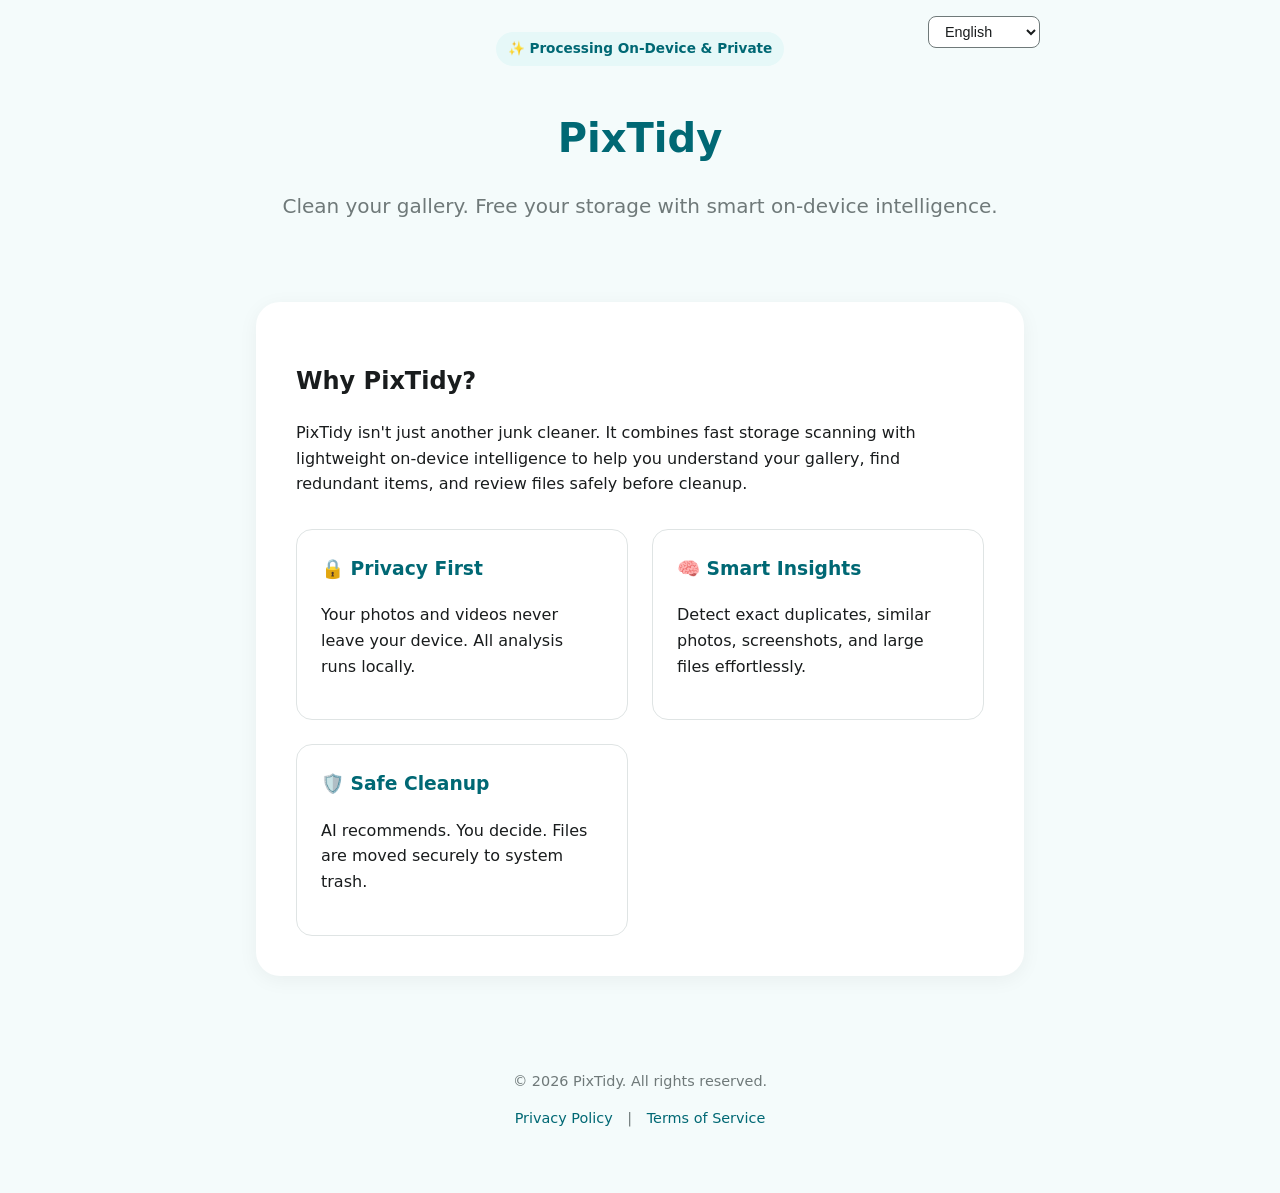
<file: index.html>
<!DOCTYPE html>
<html lang="en">
<head>
    <meta charset="UTF-8">
    <meta name="viewport" content="width=device-width, initial-scale=1.0">
    <title>PixTidy — Clean your gallery. Free your storage.</title>
    <style>
        :root {
            --primary: #006874;
            --on-primary: #ffffff;
            --surface: #f4fbfb;
            --on-surface: #191c1d;
            --surface-variant: #dfe4e4;
            --outline: #6f7979;
        }
        body {
            font-family: system-ui, -apple-system, BlinkMacSystemFont, 'Segoe UI', Roboto, sans-serif;
            background-color: var(--surface);
            color: var(--on-surface);
            margin: 0;
            padding: 0;
            line-height: 1.6;
        }
        header {
            padding: 2rem 1rem 1rem;
            text-align: center;
            max-width: 800px;
            margin: 0 auto;
            position: relative;
        }
        .lang-container {
            position: absolute;
            top: 1rem;
            right: 1rem;
        }
        #languageSelector {
            padding: 6px 12px;
            border-radius: 8px;
            border: 1px solid var(--outline);
            background: white;
            color: var(--on-surface);
            font-size: 0.9rem;
            cursor: pointer;
        }
        h1 {
            font-size: 2.5rem;
            color: var(--primary);
            margin-bottom: 0.5rem;
            margin-top: 1.5rem;
        }
        .tagline {
            font-size: 1.25rem;
            color: var(--outline);
            margin-bottom: 2rem;
        }
        .hero-card {
            background: white;
            padding: 2.5rem;
            border-radius: 24px;
            box-shadow: 0 4px 20px rgba(0,0,0,0.05);
            margin: 2rem 1rem;
            text-align: left;
        }
        .features {
            display: grid;
            grid-template-columns: repeat(auto-fit, minmax(250px, 1fr));
            gap: 1.5rem;
            margin-top: 2rem;
        }
        .feature-item {
            background: #ffffff;
            padding: 1.5rem;
            border-radius: 16px;
            border: 1px solid var(--surface-variant);
        }
        .feature-item h3 {
            color: var(--primary);
            margin-top: 0;
        }
        footer {
            text-align: center;
            padding: 3rem 1rem;
            color: var(--outline);
            font-size: 0.9rem;
        }
        footer a {
            color: var(--primary);
            text-decoration: none;
            margin: 0 10px;
        }
        .badge {
            display: inline-block;
            background: #e6f8f8;
            color: var(--primary);
            padding: 6px 12px;
            border-radius: 20px;
            font-weight: 600;
            font-size: 0.85rem;
            margin-bottom: 1rem;
        }
    </style>
</head>
<body>

    <header>
        <div class="lang-container">
            <select id="languageSelector">
                <option value="en">English</option>
                <option value="vi">Tiếng Việt</option>
                <option value="ja">日本語</option>
            </select>
        </div>
        <div class="badge" data-i18n="badge">✨ Processing On-Device & Private</div>
        <h1 data-i18n="hero_title">PixTidy</h1>
        <p class="tagline" data-i18n="hero_tagline">Clean your gallery. Free your storage with smart on-device intelligence.</p>
    </header>

    <main style="max-width: 800px; margin: 0 auto; padding: 0 1rem;">
        <div class="hero-card">
            <h2 data-i18n="why_title">Why PixTidy?</h2>
            <p data-i18n="why_desc">PixTidy isn't just another junk cleaner. It combines fast storage scanning with lightweight on-device intelligence to help you understand your gallery, find redundant items, and review files safely before cleanup.</p>
            
            <div class="features">
                <div class="feature-item">
                    <h3 data-i18n="feat_privacy_title">🔒 Privacy First</h3>
                    <p data-i18n="feat_privacy_desc">Your photos and videos never leave your device. All analysis runs locally.</p>
                </div>
                <div class="feature-item">
                    <h3 data-i18n="feat_smart_title">🧠 Smart Insights</h3>
                    <p data-i18n="feat_smart_desc">Detect exact duplicates, similar photos, screenshots, and large files effortlessly.</p>
                </div>
                <div class="feature-item">
                    <h3 data-i18n="feat_safe_title">🛡️ Safe Cleanup</h3>
                    <p data-i18n="feat_safe_desc">AI recommends. You decide. Files are moved securely to system trash.</p>
                </div>
            </div>
        </div>
    </main>

    <footer>
        <p data-i18n="footer_rights">&copy; 2026 PixTidy. All rights reserved.</p>
        <p>
            <a href="privacy.html" data-i18n="privacy_title">Privacy Policy</a> | 
            <a href="terms.html" data-i18n="terms_title">Terms of Service</a>
        </p>
    </footer>

    <script src="i18n.js"></script>
</body>
</html>
</file>
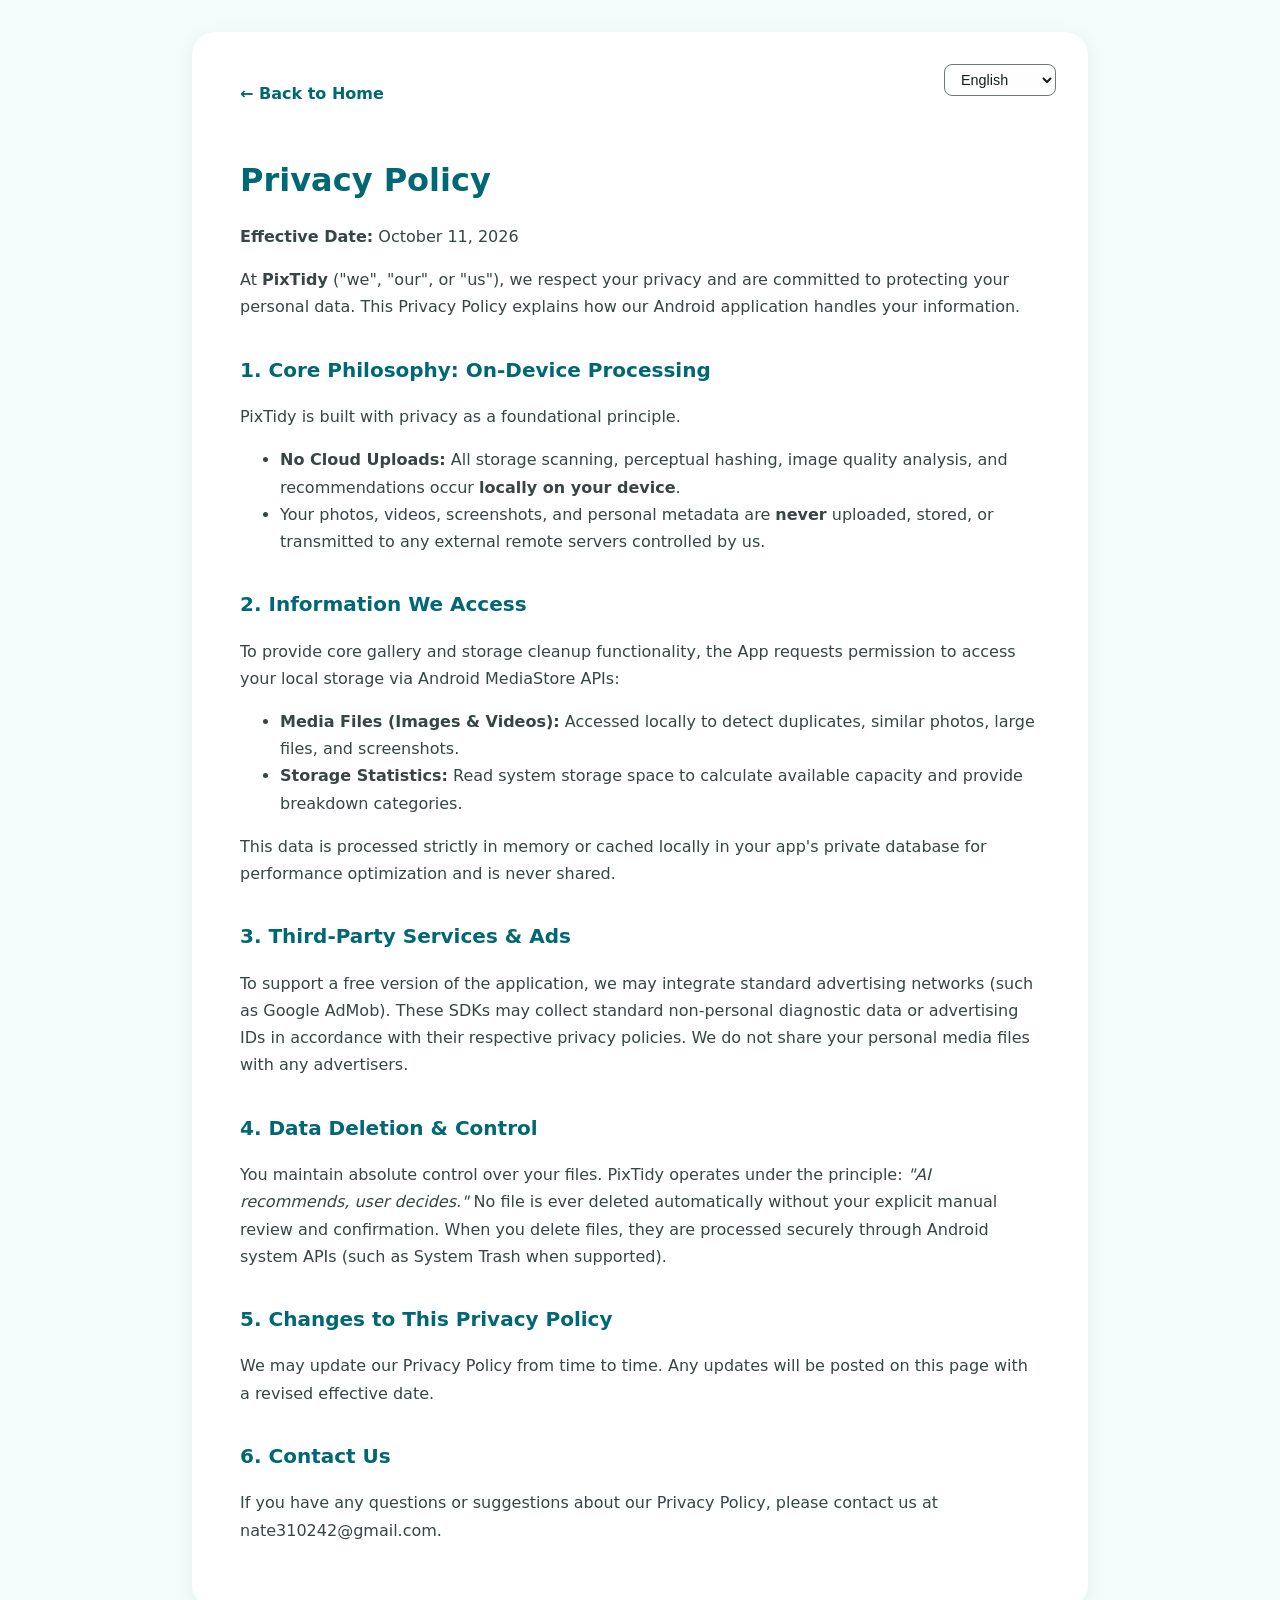
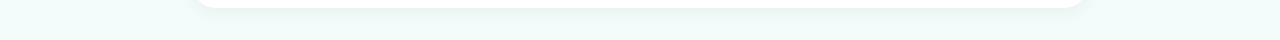
<file: privacy.html>
<!DOCTYPE html>
<html lang="en">
<head>
    <meta charset="UTF-8">
    <meta name="viewport" content="width=device-width, initial-scale=1.0">
    <title data-i18n="privacy_document_title">Privacy Policy — PixTidy</title>
    <style>
        :root {
            --primary: #006874;
            --surface: #f4fbfb;
            --on-surface: #191c1d;
            --outline: #6f7979;
        }
        body {
            font-family: system-ui, -apple-system, BlinkMacSystemFont, 'Segoe UI', Roboto, sans-serif;
            background-color: var(--surface);
            color: var(--on-surface);
            margin: 0;
            padding: 2rem 1rem;
            line-height: 1.7;
        }
        .container {
            max-width: 800px;
            margin: 0 auto;
            background: white;
            padding: 3rem;
            border-radius: 24px;
            box-shadow: 0 4px 20px rgba(0,0,0,0.05);
            position: relative;
        }
        .lang-container {
            position: absolute;
            top: 2rem;
            right: 2rem;
        }
        #languageSelector {
            padding: 6px 12px;
            border-radius: 8px;
            border: 1px solid var(--outline);
            background: white;
            color: var(--on-surface);
            font-size: 0.9rem;
            cursor: pointer;
        }
        h1 { color: var(--primary); margin-bottom: 0.5rem; }
        h2 { color: var(--primary); margin-top: 2rem; font-size: 1.25rem; }
        p, li { color: #384545; }
        .back-link { display: inline-block; margin-bottom: 1.5rem; color: var(--primary); text-decoration: none; font-weight: 600; }
        .back-link:hover { text-decoration: underline; }
    </style>
</head>
<body>

    <div class="container">
        <div class="lang-container">
            <select id="languageSelector">
                <option value="en">English</option>
                <option value="vi">Tiếng Việt</option>
                <option value="ja">日本語</option>
            </select>
        </div>
        <a href="index.html" class="back-link" data-i18n="back_home">&larr; Back to Home</a>
        <h1 data-i18n="privacy_title">Privacy Policy</h1>
        <p><strong data-i18n="effective_date_label">Effective Date:</strong> <time datetime="2026-10-11" data-i18n="effective_date_value">October 11, 2026</time></p>

        <p data-i18n-html="privacy_intro">At <strong>PixTidy</strong> ("we", "our", or "us"), we respect your privacy and are committed to protecting your personal data. This Privacy Policy explains how our Android application handles your information.</p>

        <h2 data-i18n="privacy_section_1_title">1. Core Philosophy: On-Device Processing</h2>
        <p data-i18n="privacy_section_1_intro">PixTidy is built with privacy as a foundational principle.</p>
        <ul>
            <li data-i18n-html="privacy_section_1_item_1"><strong>No Cloud Uploads:</strong> All storage scanning, perceptual hashing, image quality analysis, and recommendations occur <strong>locally on your device</strong>.</li>
            <li data-i18n-html="privacy_section_1_item_2">Your photos, videos, screenshots, and personal metadata are <strong>never</strong> uploaded, stored, or transmitted to any external remote servers controlled by us.</li>
        </ul>

        <h2 data-i18n="privacy_section_2_title">2. Information We Access</h2>
        <p data-i18n="privacy_section_2_intro">To provide core gallery and storage cleanup functionality, the App requests permission to access your local storage via Android MediaStore APIs:</p>
        <ul>
            <li data-i18n-html="privacy_section_2_item_1"><strong>Media Files (Images &amp; Videos):</strong> Accessed locally to detect duplicates, similar photos, large files, and screenshots.</li>
            <li data-i18n-html="privacy_section_2_item_2"><strong>Storage Statistics:</strong> Read system storage space to calculate available capacity and provide breakdown categories.</li>
        </ul>
        <p data-i18n="privacy_section_2_after">This data is processed strictly in memory or cached locally in your app's private database for performance optimization and is never shared.</p>

        <h2 data-i18n="privacy_section_3_title">3. Third-Party Services &amp; Ads</h2>
        <p data-i18n="privacy_section_3">To support a free version of the application, we may integrate standard advertising networks (such as Google AdMob). These SDKs may collect standard non-personal diagnostic data or advertising IDs in accordance with their respective privacy policies. We do not share your personal media files with any advertisers.</p>

        <h2 data-i18n="privacy_section_4_title">4. Data Deletion &amp; Control</h2>
        <p data-i18n-html="privacy_section_4">You maintain absolute control over your files. PixTidy operates under the principle: <em>"AI recommends, user decides."</em> No file is ever deleted automatically without your explicit manual review and confirmation. When you delete files, they are processed securely through Android system APIs (such as System Trash when supported).</p>

        <h2 data-i18n="privacy_section_5_title">5. Changes to This Privacy Policy</h2>
        <p data-i18n="privacy_section_5">We may update our Privacy Policy from time to time. Any updates will be posted on this page with a revised effective date.</p>

        <h2 data-i18n="privacy_section_6_title">6. Contact Us</h2>
        <p data-i18n="privacy_section_6">If you have any questions or suggestions about our Privacy Policy, please contact us at nate310242@gmail.com.</p>
    </div>

    <script src="i18n.js"></script>
</body>
</html>
</file>
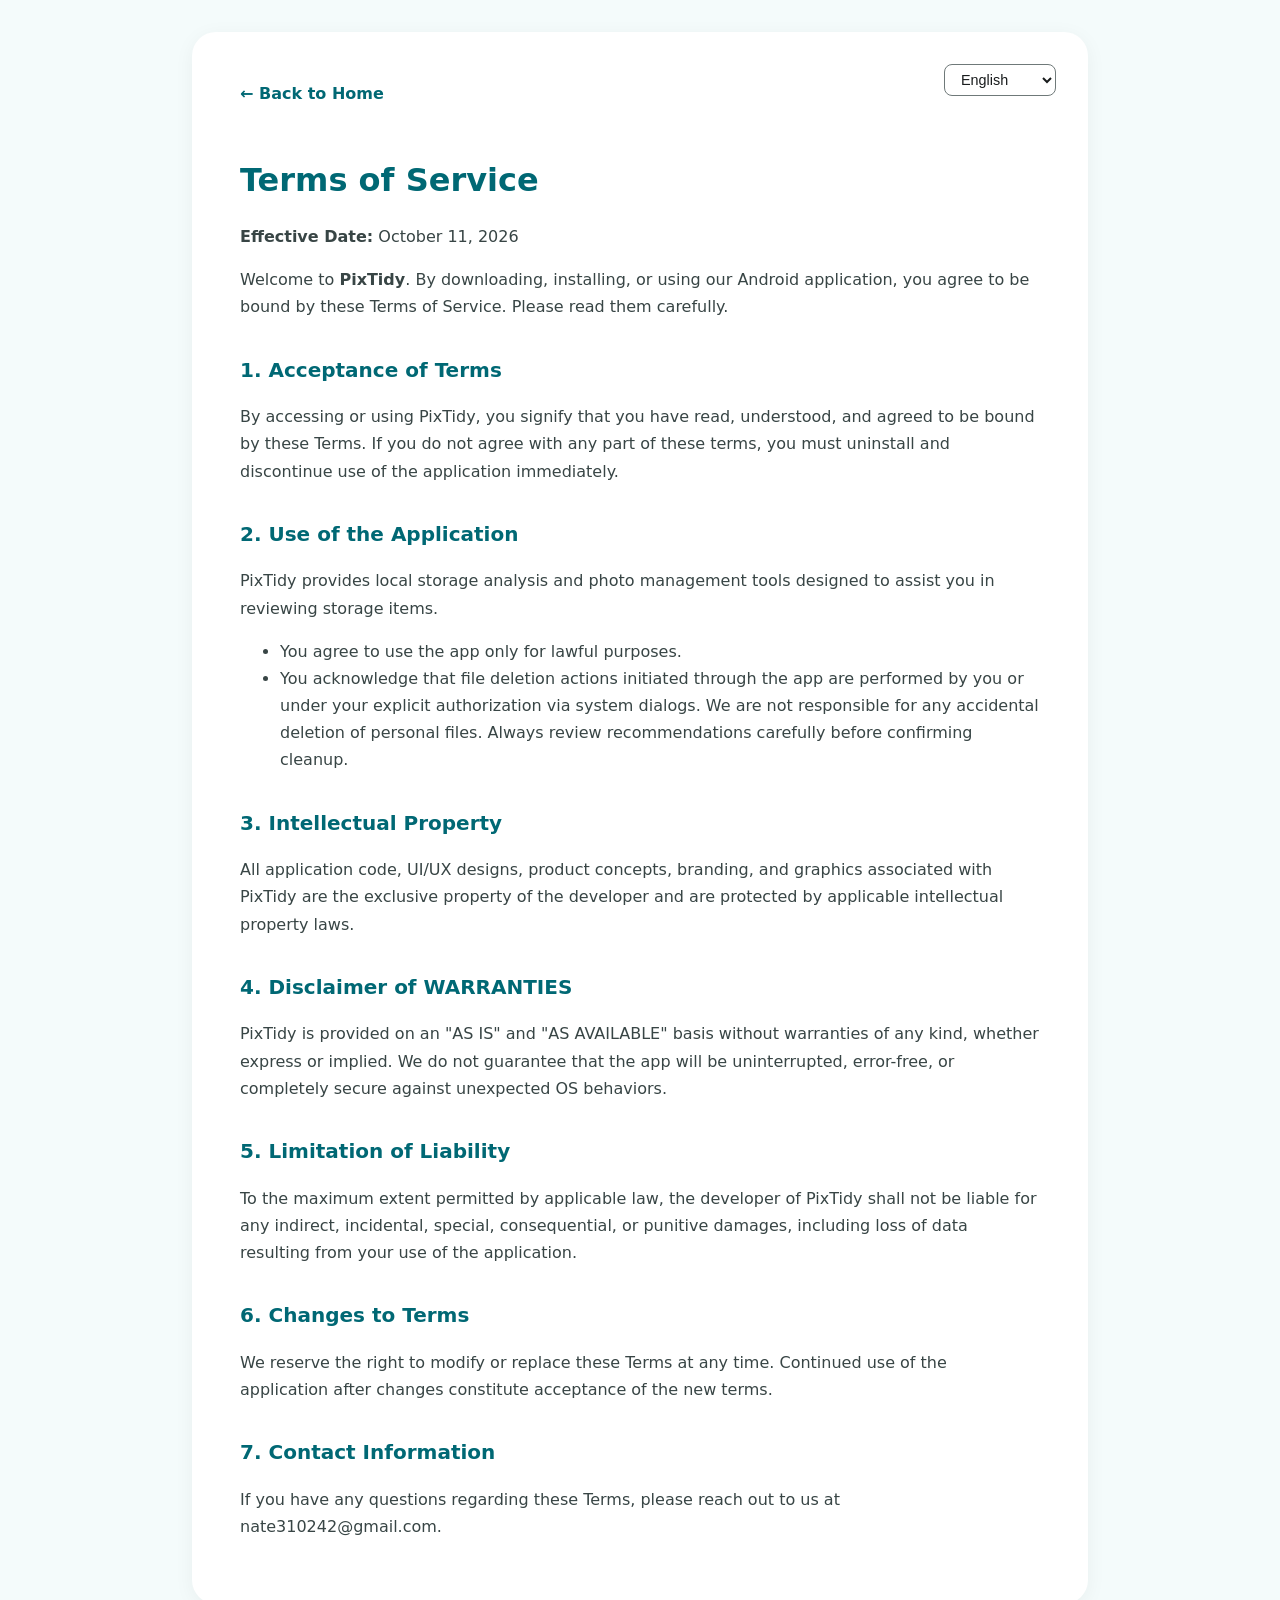
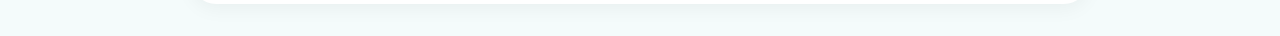
<file: terms.html>
<!DOCTYPE html>
<html lang="en">
<head>
    <meta charset="UTF-8">
    <meta name="viewport" content="width=device-width, initial-scale=1.0">
    <title data-i18n="terms_document_title">Terms of Service — PixTidy</title>
    <style>
        :root {
            --primary: #006874;
            --surface: #f4fbfb;
            --on-surface: #191c1d;
            --outline: #6f7979;
        }
        body {
            font-family: system-ui, -apple-system, BlinkMacSystemFont, 'Segoe UI', Roboto, sans-serif;
            background-color: var(--surface);
            color: var(--on-surface);
            margin: 0;
            padding: 2rem 1rem;
            line-height: 1.7;
        }
        .container {
            max-width: 800px;
            margin: 0 auto;
            background: white;
            padding: 3rem;
            border-radius: 24px;
            box-shadow: 0 4px 20px rgba(0,0,0,0.05);
            position: relative;
        }
        .lang-container {
            position: absolute;
            top: 2rem;
            right: 2rem;
        }
        #languageSelector {
            padding: 6px 12px;
            border-radius: 8px;
            border: 1px solid var(--outline);
            background: white;
            color: var(--on-surface);
            font-size: 0.9rem;
            cursor: pointer;
        }
        h1 { color: var(--primary); margin-bottom: 0.5rem; }
        h2 { color: var(--primary); margin-top: 2rem; font-size: 1.25rem; }
        p, li { color: #384545; }
        .back-link { display: inline-block; margin-bottom: 1.5rem; color: var(--primary); text-decoration: none; font-weight: 600; }
        .back-link:hover { text-decoration: underline; }
    </style>
</head>
<body>

    <div class="container">
        <div class="lang-container">
            <select id="languageSelector">
                <option value="en">English</option>
                <option value="vi">Tiếng Việt</option>
                <option value="ja">日本語</option>
            </select>
        </div>
        <a href="index.html" class="back-link" data-i18n="back_home">&larr; Back to Home</a>
        <h1 data-i18n="terms_title">Terms of Service</h1>
        <p><strong data-i18n="effective_date_label">Effective Date:</strong> <time datetime="2026-10-11" data-i18n="effective_date_value">October 11, 2026</time></p>

        <p data-i18n-html="terms_intro">Welcome to <strong>PixTidy</strong>. By downloading, installing, or using our Android application, you agree to be bound by these Terms of Service. Please read them carefully.</p>

        <h2 data-i18n="terms_section_1_title">1. Acceptance of Terms</h2>
        <p data-i18n="terms_section_1">By accessing or using PixTidy, you signify that you have read, understood, and agreed to be bound by these Terms. If you do not agree with any part of these terms, you must uninstall and discontinue use of the application immediately.</p>

        <h2 data-i18n="terms_section_2_title">2. Use of the Application</h2>
        <p data-i18n="terms_section_2_intro">PixTidy provides local storage analysis and photo management tools designed to assist you in reviewing storage items.</p>
        <ul>
            <li data-i18n="terms_section_2_item_1">You agree to use the app only for lawful purposes.</li>
            <li data-i18n="terms_section_2_item_2">You acknowledge that file deletion actions initiated through the app are performed by you or under your explicit authorization via system dialogs. We are not responsible for any accidental deletion of personal files. Always review recommendations carefully before confirming cleanup.</li>
        </ul>

        <h2 data-i18n="terms_section_3_title">3. Intellectual Property</h2>
        <p data-i18n="terms_section_3">All application code, UI/UX designs, product concepts, branding, and graphics associated with PixTidy are the exclusive property of the developer and are protected by applicable intellectual property laws.</p>

        <h2 data-i18n="terms_section_4_title">4. Disclaimer of WARRANTIES</h2>
        <p data-i18n="terms_section_4">PixTidy is provided on an "AS IS" and "AS AVAILABLE" basis without warranties of any kind, whether express or implied. We do not guarantee that the app will be uninterrupted, error-free, or completely secure against unexpected OS behaviors.</p>

        <h2 data-i18n="terms_section_5_title">5. Limitation of Liability</h2>
        <p data-i18n="terms_section_5">To the maximum extent permitted by applicable law, the developer of PixTidy shall not be liable for any indirect, incidental, special, consequential, or punitive damages, including loss of data resulting from your use of the application.</p>

        <h2 data-i18n="terms_section_6_title">6. Changes to Terms</h2>
        <p data-i18n="terms_section_6">We reserve the right to modify or replace these Terms at any time. Continued use of the application after changes constitute acceptance of the new terms.</p>

        <h2 data-i18n="terms_section_7_title">7. Contact Information</h2>
        <p data-i18n="terms_section_7">If you have any questions regarding these Terms, please reach out to us at nate310242@gmail.com.</p>
    </div>

    <script src="i18n.js"></script>
</body>
</html>
</file>
